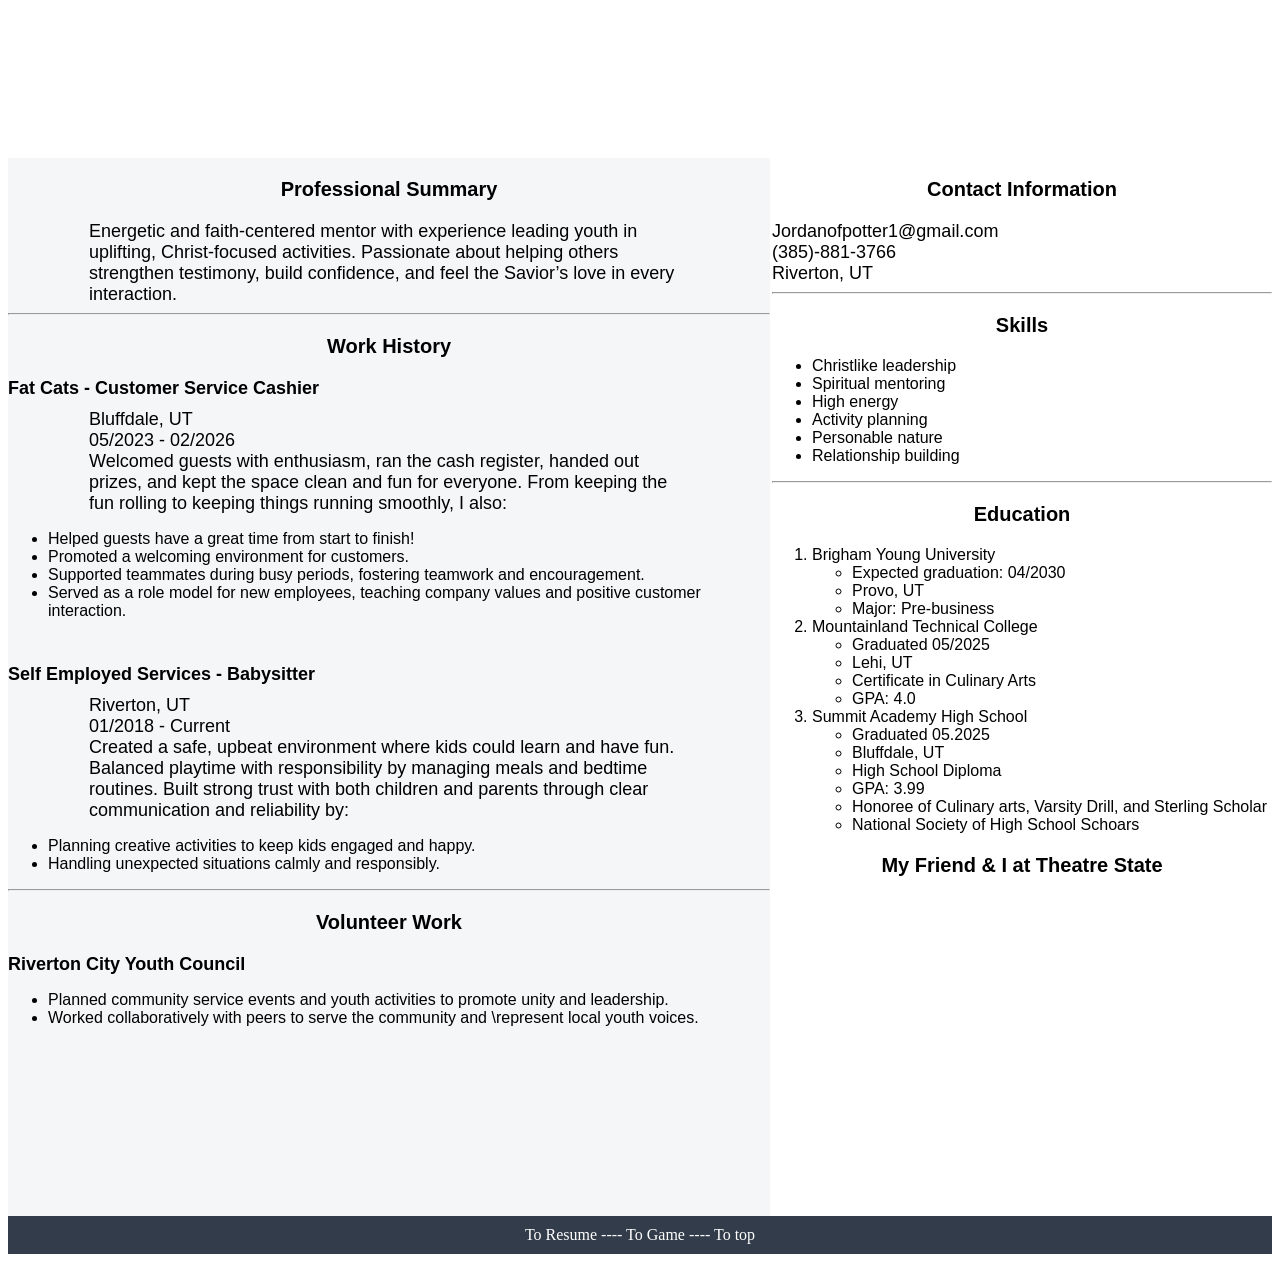
<file: index.html>
<!DOCTYPE html>
<html lang="en">
<head>
    <meta charset="UTF-8">
    <meta name="viewport" content="width=device-width, initial-scale=1.0">
    <title>Document</title>
    <link rel="stylesheet" href="styles/final.css">
</head>
<body>
    <div class= "hero"> 
        <h1 id = "top">Jordan C. Potter</h1>
    </div>

    <div class="two-column-layout">
        <!------------------------------------------
        This is the left side of the layout  
        --------------------------------------------->
        <div class= "left-column">
            <h2> Professional Summary </h2>
            <p>Energetic and faith-centered mentor with experience leading youth in uplifting, Christ-focused activities. Passionate about helping others strengthen testimony, build confidence, and feel the Savior’s  love in every interaction. </p>
            <hr/>
            <h2>Work History</h2>
            <h3>Fat Cats - Customer Service Cashier </h3>
            <p>Bluffdale, UT  <br/>
            05/2023 - 02/2026 <br/>  
            Welcomed guests with enthusiasm, ran the cash register, handed out 
            prizes, and kept the space clean and fun for everyone. From keeping 
            the fun rolling to keeping things running smoothly, I also:</p>
            
            <ul>
                <li>Helped guests have a great time from start to finish! 
                <li>Promoted a welcoming environment for customers.</li>
                <li>Supported teammates during busy periods, fostering teamwork  and encouragement. </li>
                <li>Served as a role model for new employees, teaching company values and positive customer interaction.</li>
            </ul>
            <br>
            
            <h3> Self Employed Services - Babysitter </h3>
            <p>Riverton, UT  <br>
            01/2018 - Current <br>
            Created a safe, upbeat environment where kids could learn and have 
            fun. Balanced playtime with responsibility by managing meals and 
            bedtime routines. Built strong trust with both children and parents 
            through clear communication and reliability by:</p>
            
            <ul>
                <li>Planning creative activities to keep kids engaged and happy. </li>
                <li>Handling unexpected situations calmly and responsibly. </li>
            </ul>
            <hr/>
            
            <h2> Volunteer Work </h2>
            <h3>Riverton City Youth Council</h3>
            <ul> 
                <li>Planned community service events and youth activities to promote unity and leadership. </li>
                <li>Worked collaboratively with peers to serve the community and \represent local youth voices.</li>
            </ul>
        </div>

        <!------------------------------------------
            This is the right side of the layout  
        --------------------------------------------->
        <div class= "right-column">
            <h2>Contact Information</h2>
            <p>Jordanofpotter1@gmail.com</p>
            <p>(385)-881-3766</p>
            <p>Riverton, UT</p>
            <hr/>
            
            <h2> Skills</h2>
            <ul>
                <li>Christlike leadership </li>
                <li>Spiritual mentoring </li>
                <li>High energy </li>
                <li>Activity planning </li>
                <li>Personable nature </li>
                <li>Relationship building </li>
            </ul>
            <hr/>

            <h2>Education</h2>
            <ol>
                <li>Brigham Young University</li>
                    <ul>
                        <li>Expected graduation: 04/2030</li>
                        <li>Provo, UT</li>
                        <li>Major: Pre-business</li>
                    </ul>
                <li>Mountainland Technical College</li>
                    <ul>
                        <li>Graduated 05/2025</li>
                        <li>Lehi, UT</li>
                        <li>Certificate in Culinary Arts</li>
                        <li>GPA: 4.0</li>
                    </ul>
                <li>Summit Academy High School</li>
                    <ul>
                        <li> Graduated 05.2025</li>
                        <li>Bluffdale, UT</li>
                        <li>High School Diploma</li>
                        <li>GPA: 3.99</li>
                        <li>Honoree of Culinary arts, Varsity Drill, and Sterling Scholar</li>
                        <li>National Society of High School Schoars </li>
                    </ul>
            </ol>
            <h2>My Friend & I at Theatre State</h2>
            <iframe width="500px" height="315" src="https://www.youtube.com/embed/glNAX21tBJs?si=G4MpkCjfA0C69rV-" title="YouTube video player" frameborder="0" allow="accelerometer; autoplay; clipboard-write; encrypted-media; gyroscope; picture-in-picture; web-share" referrerpolicy="strict-origin-when-cross-origin" allowfullscreen></iframe>
           
            
            <div class='tableauPlaceholder' id='viz1781546393513' style='position: relative'><noscript><a href='#'><img alt='Dashboard 1 ' src='https:&#47;&#47;public.tableau.com&#47;static&#47;images&#47;Cu&#47;Culinarytastes&#47;Dashboard1&#47;1_rss.png' style='border: none' /></a></noscript><object class='tableauViz'  style='display:none;'><param name='host_url' value='https%3A%2F%2Fpublic.tableau.com%2F' /> <param name='embed_code_version' value='3' /> <param name='path' value='views&#47;Culinarytastes&#47;Dashboard1?:language=en-US&amp;:embed=true&amp;:sid=&amp;:redirect=auth' /> <param name='toolbar' value='yes' /><param name='static_image' value='https:&#47;&#47;public.tableau.com&#47;static&#47;images&#47;Cu&#47;Culinarytastes&#47;Dashboard1&#47;1.png' /> <param name='animate_transition' value='yes' /><param name='display_static_image' value='yes' /><param name='display_spinner' value='yes' /><param name='display_overlay' value='yes' /><param name='display_count' value='yes' /><param name='language' value='en-US' /></object></div>                <script type='text/javascript'>                    var divElement = document.getElementById('viz1781546393513');                    var vizElement = divElement.getElementsByTagName('object')[0];                    if ( divElement.offsetWidth > 800 ) { vizElement.style.width='100%';vizElement.style.height=(divElement.offsetWidth*0.75)+'px';} else if ( divElement.offsetWidth > 500 ) { vizElement.style.width='100%';vizElement.style.height=(divElement.offsetWidth*0.75)+'px';} else { vizElement.style.width='100%';vizElement.style.height='1027px';}                     var scriptElement = document.createElement('script');                    scriptElement.src = 'https://public.tableau.com/javascripts/api/viz_v1.js';                    vizElement.parentNode.insertBefore(scriptElement, vizElement);                </script>

        </div>
    </div>
     <div class="footer">
            <a href="pages/external-resume.html"> To Resume</a>
            ----
            <a href="pages/external-game.html"> To Game</a>
            ----
            <a href="#top">To top</a>

    </div>
</body>
</html>
</file>
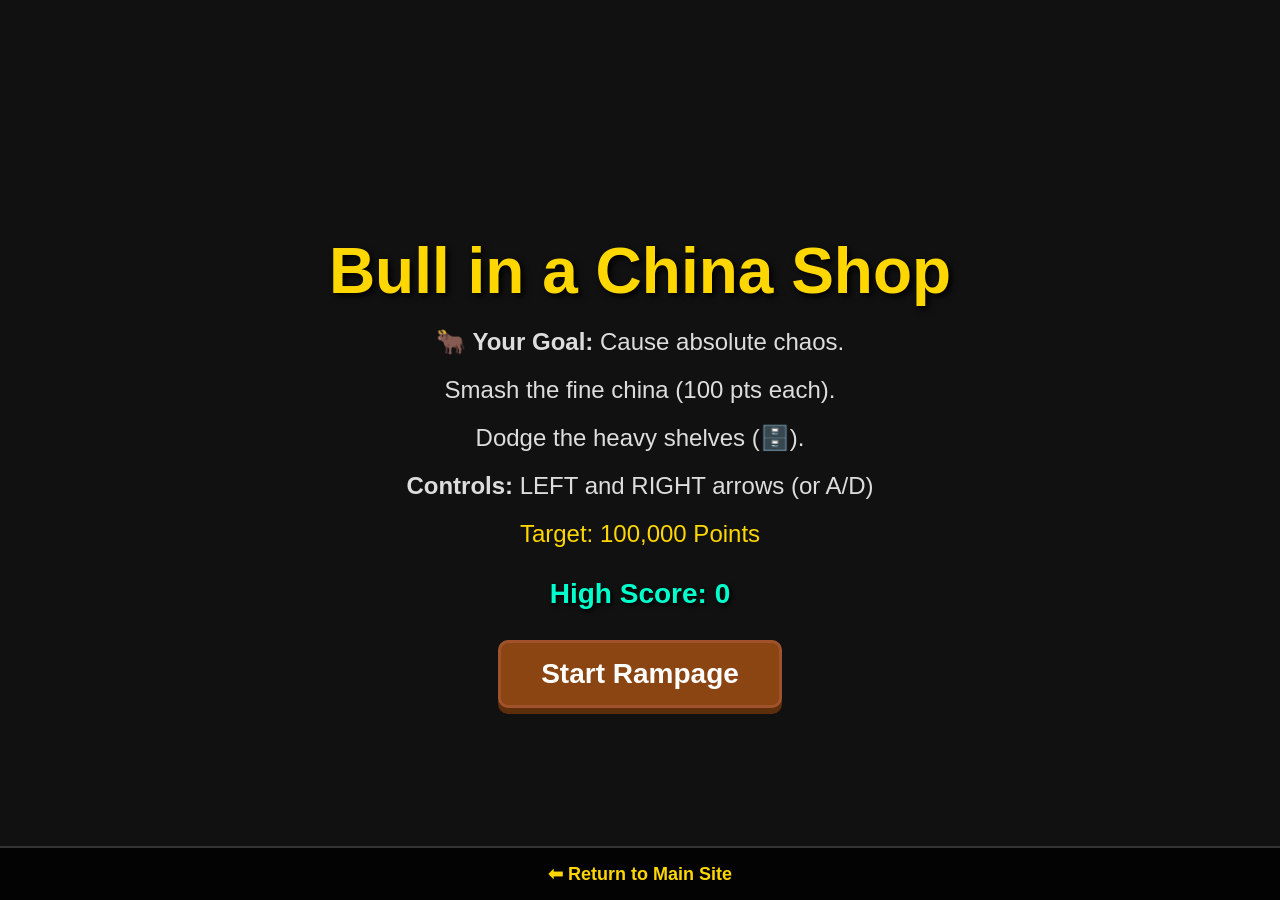
<file: pages/external-game.html>
<!DOCTYPE html>
<html lang="en">
<head>
    <meta charset="UTF-8">
    <meta name="viewport" content="width=device-width, initial-scale=1.0">
    <title>Bull in a China Shop Run</title>
    <style>
        body {
            margin: 0;
            overflow: hidden;
            background-color: #111;
            font-family: 'Segoe UI', Tahoma, Geneva, Verdana, sans-serif;
            user-select: none;
        }
        canvas {
            display: block;
        }
        #ui-layer {
            position: absolute;
            top: 0;
            left: 0;
            width: 100%;
            height: 100%;
            pointer-events: none;
        }
        
        /* In-Game UI */
        #score-board {
            position: absolute;
            top: 20px;
            left: 20px;
            color: #FFF;
            font-size: 32px;
            font-weight: bold;
            text-shadow: 2px 2px 4px #000;
            display: none;
        }
        #goal {
            font-size: 16px;
            color: #FFD700;
        }
        #in-game-high-score {
            font-size: 16px;
            color: #00FFCC;
        }
        
        /* Start Screen Styles */
        #start-screen {
            position: absolute;
            top: 0;
            left: 0;
            width: 100%;
            height: 100%;
            background-color: rgba(17, 17, 17, 0.95);
            display: flex;
            flex-direction: column;
            justify-content: center;
            align-items: center;
            color: white;
            z-index: 20;
            pointer-events: auto;
        }
        #start-screen h1 {
            font-size: 64px;
            margin-bottom: 10px;
            color: #FFD700;
            text-shadow: 3px 3px 6px #000;
            text-align: center;
        }
        .instruction-text {
            font-size: 24px;
            margin: 10px 0;
            text-align: center;
            color: #DDD;
        }
        #high-score-display {
            font-size: 28px;
            color: #00FFCC;
            font-weight: bold;
            margin-top: 20px;
            text-shadow: 2px 2px 4px #000;
        }
        
        /* Buttons */
        .game-btn {
            margin-top: 30px;
            padding: 15px 40px;
            font-size: 28px;
            font-weight: bold;
            background-color: #8B4513;
            color: white;
            border: 3px solid #a0522d;
            border-radius: 10px;
            cursor: pointer;
            transition: all 0.2s ease-in-out;
            box-shadow: 0 6px 0 #5c2e0b;
            pointer-events: auto;
        }
        .game-btn:hover {
            background-color: #a0522d;
            transform: translateY(2px);
            box-shadow: 0 4px 0 #5c2e0b;
        }
        .game-btn:active {
            transform: translateY(6px);
            box-shadow: 0 0 0 #5c2e0b;
        }

        /* Game Over / Win Screen */
        #message-box {
            position: absolute;
            top: 50%;
            left: 50%;
            transform: translate(-50%, -50%);
            text-align: center;
            color: white;
            display: none;
            text-shadow: 3px 3px 6px #000;
            z-index: 10;
            background-color: rgba(0, 0, 0, 0.8);
            padding: 40px;
            border-radius: 15px;
            border: 2px solid #555;
        }
        #message-box h1 {
            font-size: 64px;
            margin: 0 0 10px 0;
        }
        #message-box p {
            font-size: 24px;
            margin: 0 0 20px 0;
        }

        /* Footer Styles */
        #page-footer {
            position: absolute;
            bottom: 0;
            left: 0;
            width: 100%;
            background-color: rgba(0, 0, 0, 0.85);
            text-align: center;
            padding: 15px 0;
            z-index: 100;
            border-top: 2px solid #333;
        }

        #page-footer a {
            color: #FFD700;
            text-decoration: none;
            font-size: 18px;
            font-weight: bold;
            transition: all 0.2s ease-in-out;
        }

        #page-footer a:hover {
            color: #FFF;
            text-shadow: 0 0 10px #FFD700;
        }
    </style>
</head>
<body>

    <canvas id="gameCanvas"></canvas>
    
    <div id="ui-layer">
        <div id="start-screen">
            <h1>Bull in a China Shop</h1>
            <p class="instruction-text">🐂 <strong>Your Goal:</strong> Cause absolute chaos.</p>
            <p class="instruction-text">Smash the fine china (100 pts each).</p>
            <p class="instruction-text">Dodge the heavy shelves (🗄️).</p>
            <p class="instruction-text"><strong>Controls:</strong> LEFT and RIGHT arrows (or A/D)</p>
            <p class="instruction-text" style="color: #FFD700; margin-top: 10px;">Target: 100,000 Points</p>
            
            <div id="high-score-display">High Score: 0</div>
            
            <button id="start-btn" class="game-btn">Start Rampage</button>
        </div>

        <div id="score-board">
            Score: <span id="score">0</span>
            <div id="goal">Target: 100,000</div>
            <div id="in-game-high-score">High Score: 0</div>
        </div>
        
        <div id="message-box">
            <h1 id="status-title">CRASHED!</h1>
            <p id="status-sub">Hit a shelf.</p>
            <button id="menu-btn" class="game-btn">Back to Menu</button>
        </div>
    </div>

    <div id="page-footer">
        <a href="../index.html">⬅ Return to Main Site</a>
    </div>

    <script>
        const canvas = document.getElementById('gameCanvas');
        const ctx = canvas.getContext('2d');
        
        // UI Elements
        const scoreEl = document.getElementById('score');
        const scoreBoard = document.getElementById('score-board');
        const messageBox = document.getElementById('message-box');
        const statusTitle = document.getElementById('status-title');
        const statusSub = document.getElementById('status-sub');
        const startScreen = document.getElementById('start-screen');
        const startBtn = document.getElementById('start-btn');
        const menuBtn = document.getElementById('menu-btn');
        const highScoreDisplay = document.getElementById('high-score-display');
        const inGameHighScore = document.getElementById('in-game-high-score');

        // High Score setup via LocalStorage
        let highScore = localStorage.getItem('bullHighScore') || 0;
        updateHighScoreUI();

        function updateHighScoreUI() {
            highScoreDisplay.innerText = `High Score: ${highScore}`;
            inGameHighScore.innerText = `High Score: ${highScore}`;
        }

        let width, height;
        function resizeCanvas() {
            width = window.innerWidth;
            height = window.innerHeight;
            canvas.width = width;
            canvas.height = height;
        }
        window.addEventListener('resize', resizeCanvas);

        // Assets
        const bowlSprites = ['🥣', '🍵', '☕', '🍚', '🏺', '🍷', '🥂', '🍹', '🍶', '🍽️'];
        const obstacleSprite = '🗄️';
        const bullSprite = '🐂';

        // Pre-generate static background decor to stop flickering
        const bgDecor = [];
        for (let i = -1.8; i <= 1.8; i += 0.4) {
            if (Math.abs(i) > 1.2 || Math.abs(i) < 0.2) {
                bgDecor.push({
                    lane: i,
                    sprite: bowlSprites[Math.floor(Math.random() * bowlSprites.length)],
                    hasShelf: Math.random() > 0.6
                });
            }
        }

        // Game Constants
        const WIN_SCORE = 100000;
        const POINTS_PER_BOWL = 100;
        
        // --- MODERATE SPEED TWEAKS ---
        // Balanced directly between Version 2 and Version 3
        const BASE_SPEED = 0.008; 
        
        // Game State Variables
        let score = 0;
        let speed = BASE_SPEED;    
        let targetLane = 0;   
        let currentLane = 0;  
        let objects = [];     
        let particles = [];   
        let spawnTimer = 0;
        let isGameOver = false;
        let isGameRunning = false;

        // Input Handling
        window.addEventListener('keydown', (e) => {
            if (!isGameRunning || isGameOver) return;
            if (e.key === 'ArrowLeft' || e.key === 'a' || e.key === 'A') {
                if (targetLane > -1) targetLane--;
            }
            if (e.key === 'ArrowRight' || e.key === 'd' || e.key === 'D') {
                if (targetLane < 1) targetLane++;
            }
        });

        // 3D Perspective Projection
        function project(lane, z) {
            const scale = Math.pow(z, 3); 
            const y = (height * 0.3) + ((height * 0.7) * scale);
            const x = (width / 2) + (lane * (width * 0.35) * scale);
            return { x, y, scale };
        }

        function spawnObjects() {
            const lanes = [-1, 0, 1];
            lanes.sort(() => Math.random() - 0.5);

            objects.push({
                z: 0,
                lane: lanes[0],
                isBowl: true,
                sprite: bowlSprites[Math.floor(Math.random() * bowlSprites.length)],
                hit: false
            });

            let difficultyMultiplier = speed / BASE_SPEED; 
            
            if (Math.random() > (0.4 / difficultyMultiplier)) {
                const isSecondBowl = Math.random() > 0.4;
                objects.push({
                    z: 0,
                    lane: lanes[1],
                    isBowl: isSecondBowl,
                    sprite: isSecondBowl ? bowlSprites[Math.floor(Math.random() * bowlSprites.length)] : obstacleSprite,
                    hit: false
                });
            }
        }

        function createSmashEffect(x, y) {
            for (let i = 0; i < 5; i++) {
                particles.push({
                    x: x,
                    y: y,
                    vx: (Math.random() - 0.5) * 15,
                    vy: (Math.random() * -10) - 5,
                    life: 1.0
                });
            }
        }

        function checkHighScore() {
            if (score > highScore) {
                highScore = score;
                localStorage.setItem('bullHighScore', highScore);
                updateHighScoreUI();
            }
        }

        function winGame() {
            isGameOver = true;
            checkHighScore();
            statusTitle.innerText = "YOU WIN!";
            statusTitle.style.color = "#FFD700";
            statusSub.innerText = "You completely destroyed the China Shop!\nFinal Score: " + score;
            messageBox.style.display = 'block';
        }

        function loseGame() {
            isGameOver = true;
            checkHighScore();
            statusTitle.innerText = "CRASHED!";
            statusTitle.style.color = "#FF4444";
            statusSub.innerText = `You hit a shelf.\nFinal Score: ${score}`;
            messageBox.style.display = 'block';
        }

        function update() {
            if (isGameOver || !isGameRunning) return;

            currentLane += (targetLane - currentLane) * 0.2;
            
            // --- MODERATE PROGRESSION ---
            speed = BASE_SPEED + (score / WIN_SCORE) * 0.053;
            
            spawnTimer += speed;
            if (spawnTimer > 0.5) {
                spawnObjects();
                spawnTimer = 0;
            }

            for (let i = objects.length - 1; i >= 0; i--) {
                let obj = objects[i];
                obj.z += speed;

                if (obj.z > 0.95 && obj.z < 1.05 && !obj.hit) {
                    if (Math.abs(currentLane - obj.lane) < 0.5) {
                        obj.hit = true;
                        
                        if (obj.isBowl) {
                            score += POINTS_PER_BOWL;
                            scoreEl.innerText = score;
                            
                            const proj = project(obj.lane, obj.z);
                            createSmashEffect(proj.x, proj.y);
                            
                            if (score >= WIN_SCORE) winGame();
                        } else {
                            loseGame();
                        }
                    }
                }

                if (obj.z > 1.2) {
                    objects.splice(i, 1);
                }
            }

            for (let i = particles.length - 1; i >= 0; i--) {
                let p = particles[i];
                p.x += p.vx;
                p.y += p.vy;
                p.vy += 0.5;
                p.life -= 0.03;
                if (p.life <= 0) particles.splice(i, 1);
            }
        }

        function drawBackground() {
            // Distant Background Walls/Sky
            ctx.fillStyle = '#2c1e16';
            ctx.fillRect(0, 0, width, height * 0.3);

            // Detailed Floor
            ctx.fillStyle = '#8B4513';
            ctx.beginPath();
            ctx.moveTo(0, height * 0.3);
            ctx.lineTo(width, height * 0.3);
            ctx.lineTo(width, height);
            ctx.lineTo(0, height);
            ctx.fill();

            // Distant Wall Decor
            ctx.font = '20px Arial';
            ctx.fillStyle = 'rgba(200, 200, 200, 0.4)'; // Kept slight opacity for depth
            ctx.textAlign = 'center';
            
            bgDecor.forEach(decor => {
                let distProj = project(decor.lane, 0.05);
                if (distProj.scale > 0.005) {
                    ctx.fillText(decor.sprite, distProj.x, distProj.y);
                }
                if (decor.hasShelf) {
                    let shelfProj = project(decor.lane + (decor.lane > 0 ? 0.1 : -0.1), 0.08);
                    ctx.fillText(obstacleSprite, shelfProj.x, shelfProj.y);
                }
            });
            
            // Distant Hanging Lamps
            ctx.font = '25px Arial';
            [-1.5, 1.5].forEach(laneOffset => { 
                for (let d = 0.1; d <= 1.0; d += 0.3) {
                    let lampProj = project(laneOffset * 1.05, d); 
                    if (lampProj.scale > 0.01) {
                        ctx.fillText(d < 0.5 ? '🏮' : '💡', lampProj.x, lampProj.y - (30 * lampProj.scale)); 
                    }
                }
            });

            // Detailed Lane Dividers
            ctx.strokeStyle = '#a0522d';
            ctx.lineWidth = 4;
            [-1.5, -0.5, 0.5, 1.5].forEach(laneOffset => {
                ctx.beginPath();
                let top = project(laneOffset, 0);
                let bottom = project(laneOffset, 1.2);
                ctx.moveTo(top.x, top.y);
                ctx.lineTo(bottom.x, bottom.y);
                ctx.stroke();
                
                ctx.save();
                ctx.strokeStyle = '#93664d'; 
                ctx.lineWidth = 1.5;
                for (let i = 1; i <= 2; i++) {
                   ctx.beginPath();
                   let lineTop = project(laneOffset + (i / 3) * (laneOffset < 0 ? 1 : -1), 0);
                   let lineBottom = project(laneOffset + (i / 3) * (laneOffset < 0 ? 1 : -1), 1.2);
                   ctx.moveTo(lineTop.x, lineTop.y);
                   ctx.lineTo(lineBottom.x, lineBottom.y);
                   ctx.stroke();
                }
                ctx.restore();
            });
        }

        function draw() {
            drawBackground();

            ctx.textAlign = 'center';
            ctx.textBaseline = 'bottom';
            
            // FIX: Resetting fillStyle here ensures main sprites are solid and opaque
            ctx.fillStyle = '#FFFFFF'; 

            let renderList = [...objects].sort((a, b) => a.z - b.z);

            renderList.forEach(obj => {
                if (obj.hit && obj.isBowl) return; 
                
                let proj = project(obj.lane, obj.z);
                if (proj.scale > 0.01) {
                    ctx.font = `${120 * proj.scale}px Arial`;
                    ctx.fillText(obj.sprite, proj.x, proj.y);
                }
            });

            if (isGameRunning && !isGameOver) {
                let bullProj = project(currentLane, 1.0);
                ctx.font = `100px Arial`;
                ctx.fillText(bullSprite, bullProj.x, bullProj.y + 20);
            }

            particles.forEach(p => {
                ctx.globalAlpha = p.life;
                ctx.font = `40px Arial`;
                ctx.fillText('💥', p.x, p.y);
            });
            ctx.globalAlpha = 1.0;
        }

        function gameLoop() {
            update();
            draw();
            if (isGameRunning) {
                requestAnimationFrame(gameLoop);
            }
        }

        function resetGame() {
            score = 0;
            scoreEl.innerText = score;
            speed = BASE_SPEED;
            targetLane = 0;
            currentLane = 0;
            objects = [];
            particles = [];
            spawnTimer = 0;
            isGameOver = false;
        }

        resizeCanvas();

        startBtn.addEventListener('click', () => {
            resetGame();
            startScreen.style.display = 'none';
            scoreBoard.style.display = 'block';
            isGameRunning = true;
            requestAnimationFrame(gameLoop);
        });

        menuBtn.addEventListener('click', () => {
            messageBox.style.display = 'none';
            scoreBoard.style.display = 'none';
            startScreen.style.display = 'flex';
            isGameRunning = false;
        });

    </script>
</body>
</html>
</file>
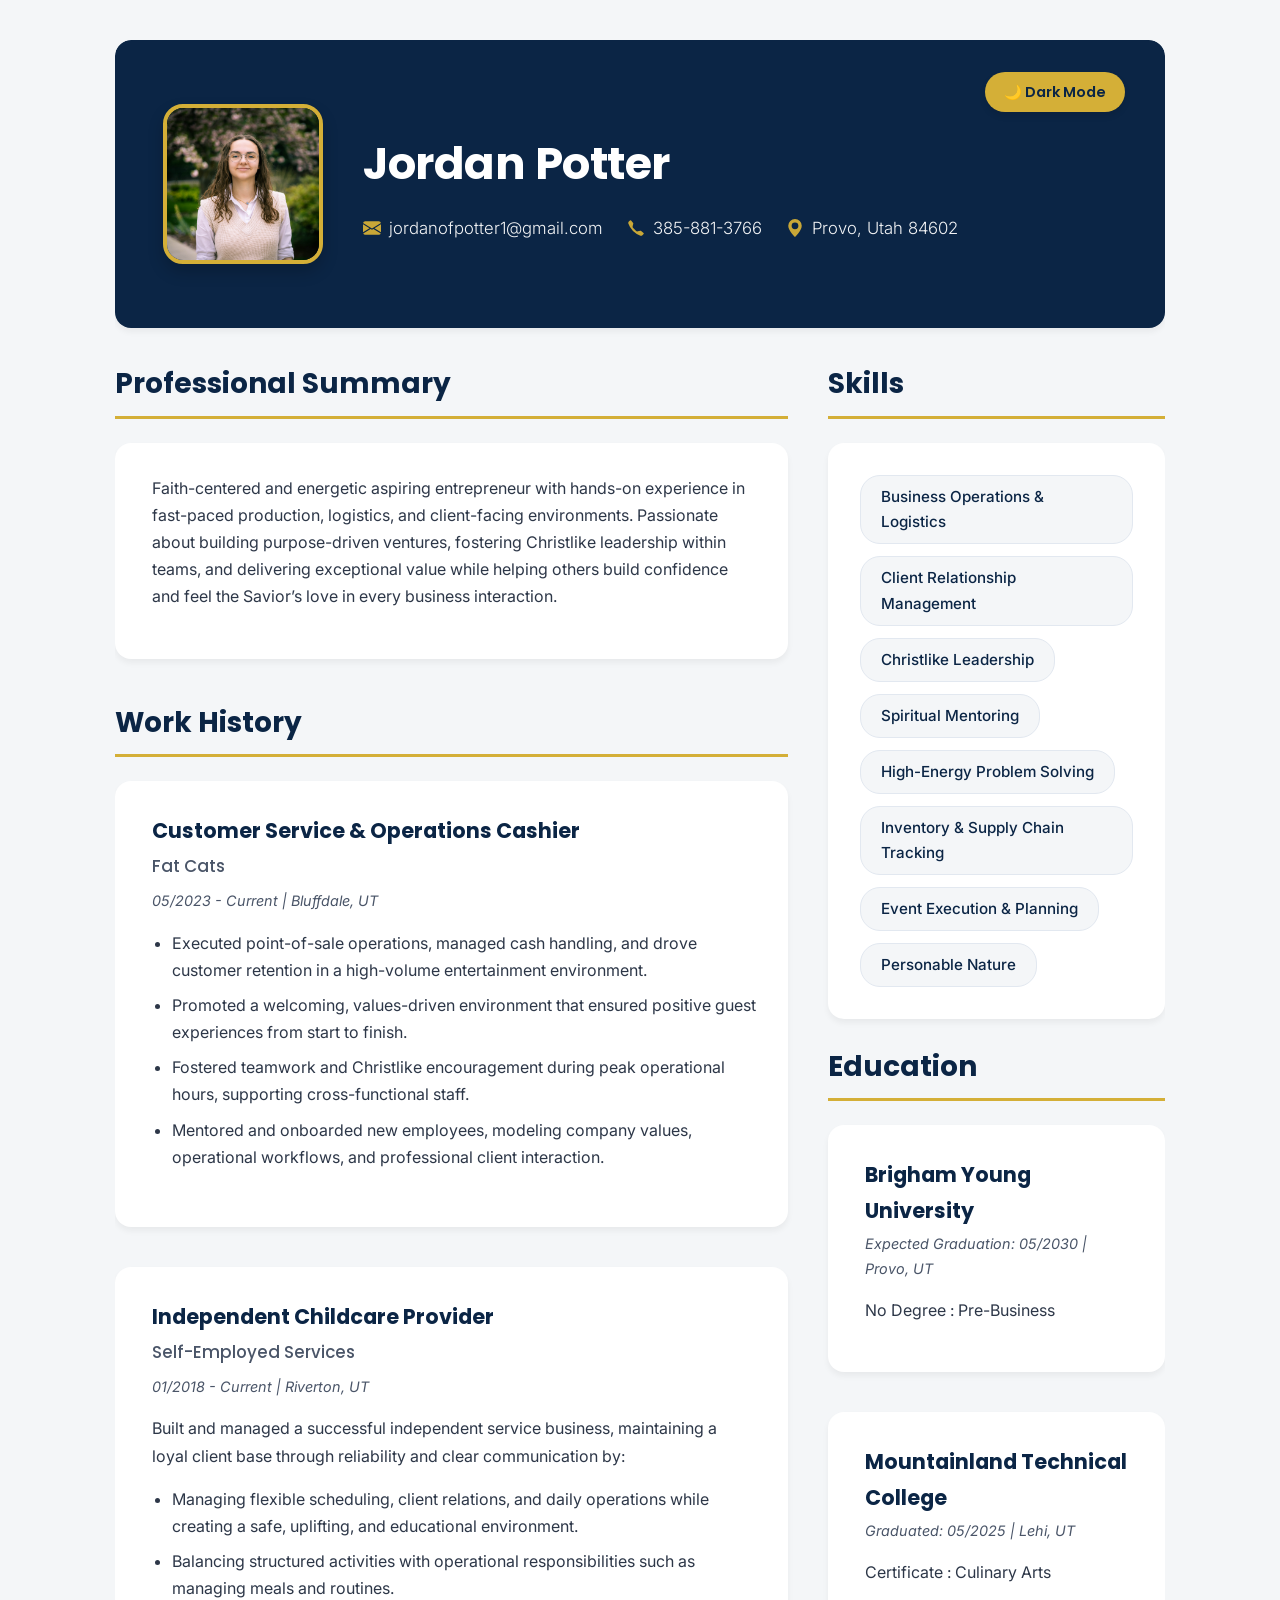
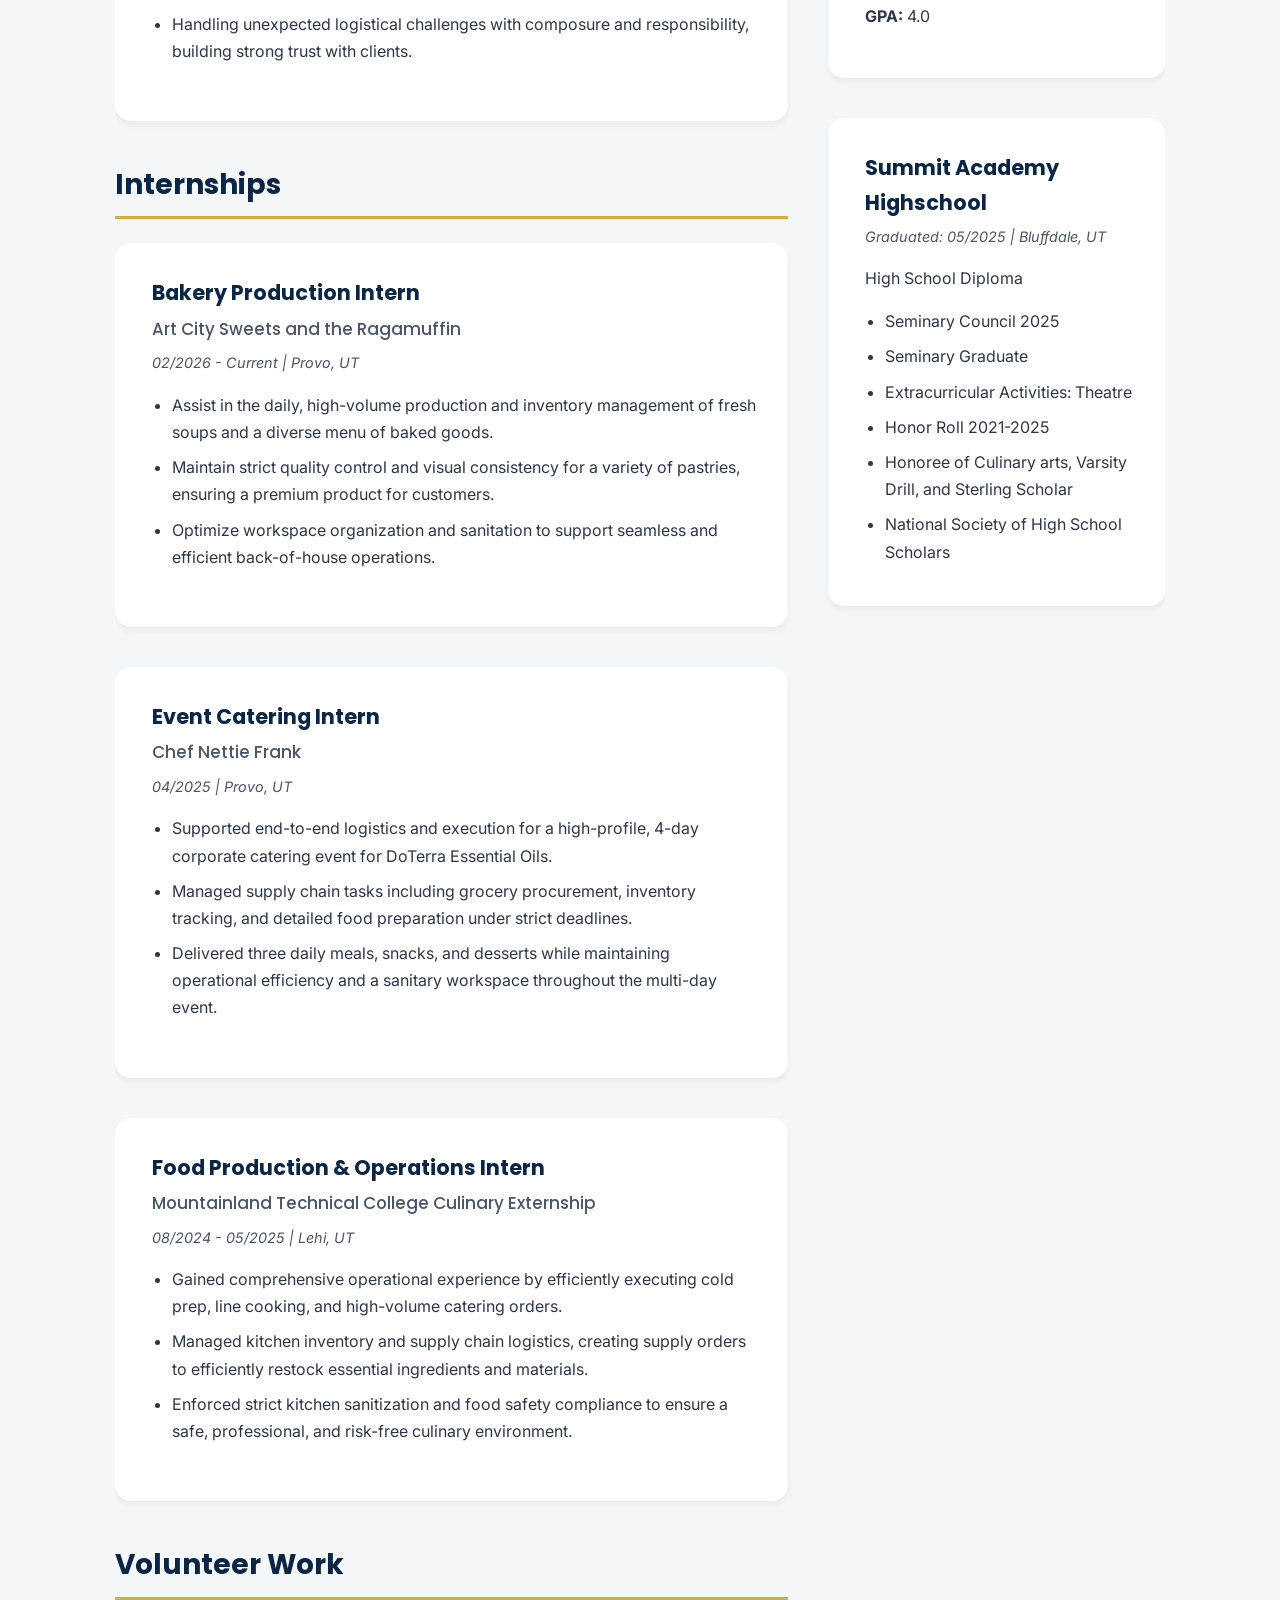
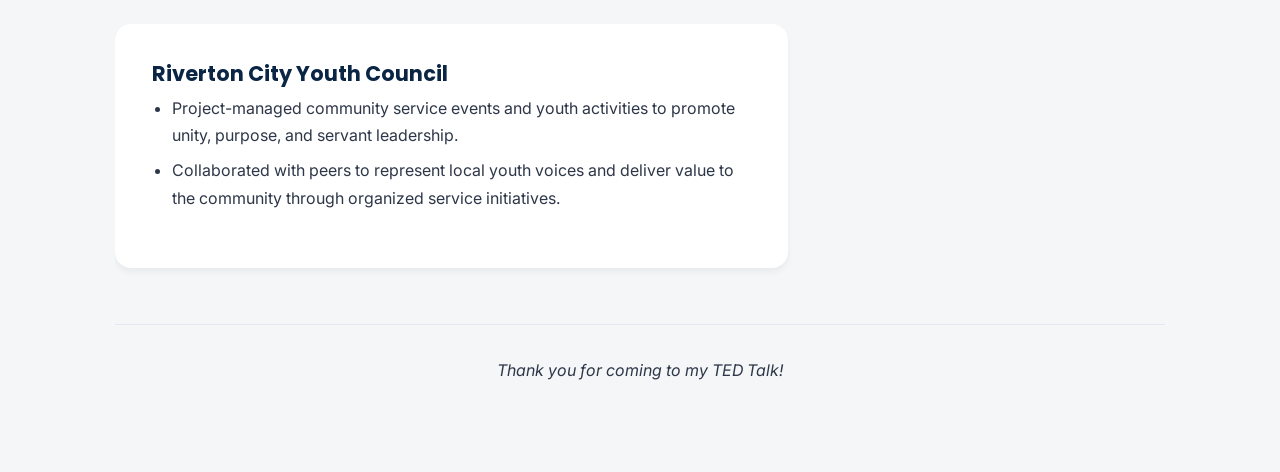
<file: pages/external-resume.html>
<!DOCTYPE html>
<html lang="en">
<head>
    <meta charset="UTF-8">
    <meta name="viewport" content="width=device-width, initial-scale=1.0">
    <title>Jordan Potter - Resume</title>
    <!-- Google Fonts -->
    <link rel="preconnect" href="https://fonts.googleapis.com">
    <link rel="preconnect" href="https://fonts.gstatic.com" crossorigin>
    <link href="https://fonts.googleapis.com/css2?family=Inter:wght@300;400;500;600&family=Poppins:wght@500;600;700&display=swap" rel="stylesheet">
    
    <style>
        :root {
            /* Color Palette: Modern Professional */
            --bg-color: #f4f6f8;
            --text-main: #2d3748;
            --text-muted: #4a5568;
            --header-bg: #0B2545; /* Deep Navy */
            --header-text: #ffffff;
            --accent-color: #D4AF37; /* Soft Gold/Mustard */
            --accent-hover: #b5952f;
            --card-bg: #ffffff;
            --card-shadow: 0 4px 6px rgba(0, 0, 0, 0.05);
            --card-shadow-hover: 0 12px 24px rgba(11, 37, 69, 0.15); /* Navy-tinted shadow */
            --border-color: #e2e8f0;
            
            /* Typography */
            --font-body: 'Inter', sans-serif;
            --font-heading: 'Poppins', sans-serif;
        }

        body.dark-mode {
            --bg-color: #0f172a;
            --text-main: #e2e8f0;
            --text-muted: #94a3b8;
            --header-bg: #081121; /* Darker Navy */
            --header-text: #f8fafc;
            --accent-color: #E2A72F;
            --accent-hover: #D4AF37;
            --card-bg: #1e293b;
            --card-shadow: 0 4px 6px rgba(0, 0, 0, 0.2);
            --card-shadow-hover: 0 12px 24px rgba(0, 0, 0, 0.4);
            --border-color: #334155;
        }

        * {
            box-sizing: border-box;
            margin: 0;
            padding: 0;
            transition: background-color 0.3s, color 0.3s;
        }

        body {
            font-family: var(--font-body);
            background-color: var(--bg-color);
            color: var(--text-main);
            line-height: 1.7;
            padding: 2.5rem 1rem;
        }

        .resume-container {
            max-width: 1050px;
            margin: 0 auto;
            background-color: transparent;
            border-radius: 16px;
            overflow: hidden;
            display: flex;
            flex-direction: column;
        }

        /* Header Section */
        header {
            background-color: var(--header-bg);
            color: var(--header-text);
            padding: 4rem 3rem;
            display: flex;
            align-items: center;
            gap: 2.5rem;
            position: relative;
            border-radius: 16px;
            box-shadow: var(--card-shadow);
            margin-bottom: 2rem;
        }

        .profile-img {
            width: 160px;
            height: 160px;
            border-radius: 20px; /* Squircle feel */
            object-fit: cover;
            border: 4px solid var(--accent-color);
            box-shadow: 0 8px 16px rgba(0, 0, 0, 0.2);
        }

        .header-text h1 {
            font-family: var(--font-heading);
            font-size: 2.8rem;
            margin-bottom: 0.75rem;
            font-weight: 700;
            letter-spacing: -0.5px;
            color: var(--header-text);
        }

        .contact-info {
            font-size: 1.05rem;
            opacity: 0.95;
            display: flex;
            flex-wrap: wrap;
            gap: 1.5rem;
            font-weight: 300;
        }

        .contact-info span {
            display: inline-flex;
            align-items: center;
            gap: 0.5rem;
        }
        
        .contact-info svg {
            color: var(--accent-color);
        }

        /* Controls */
        .controls {
            position: absolute;
            top: 2rem;
            right: 2.5rem;
        }

        button.theme-toggle {
            font-family: var(--font-heading);
            background: var(--accent-color);
            border: none;
            color: var(--header-bg);
            padding: 0.6rem 1.2rem;
            border-radius: 30px;
            cursor: pointer;
            font-size: 0.9rem;
            font-weight: 600;
            box-shadow: 0 4px 6px rgba(0,0,0,0.1);
            transition: transform 0.2s, background-color 0.2s;
        }

        button.theme-toggle:hover {
            background: var(--accent-hover);
            transform: translateY(-2px);
        }

        /* Layout */
        .content-grid {
            display: grid;
            grid-template-columns: 2fr 1fr;
            gap: 2.5rem;
        }

        @media (max-width: 768px) {
            .content-grid {
                grid-template-columns: 1fr;
            }
            header {
                flex-direction: column;
                text-align: center;
                padding: 3rem 1.5rem;
            }
            .contact-info {
                justify-content: center;
            }
            .controls {
                top: 1rem;
                right: 1rem;
            }
        }

        /* Typography */
        h2, h3, h4 {
            font-family: var(--font-heading);
        }

        h2 {
            color: var(--header-bg);
            font-size: 1.75rem;
            margin-bottom: 1.5rem;
            padding-bottom: 0.5rem;
            border-bottom: 3px solid var(--accent-color);
            display: inline-block;
            width: 100%;
        }

        body.dark-mode h2 {
            color: var(--text-main);
        }

        h3 {
            font-size: 1.3rem;
            margin-bottom: 0.25rem;
            color: var(--header-bg);
        }
        
        body.dark-mode h3 {
            color: var(--accent-color);
        }

        h4 {
            font-size: 1.05rem;
            font-weight: 500;
            color: var(--text-muted);
            margin-bottom: 0.5rem;
        }

        .date-location {
            font-size: 0.9rem;
            color: var(--text-muted);
            font-style: italic;
            margin-bottom: 1rem;
            font-weight: 400;
        }

        p {
            margin-bottom: 1rem;
            color: var(--text-main);
        }

        ul {
            margin-left: 1.25rem;
            margin-bottom: 1.5rem;
            color: var(--text-main);
        }

        li {
            margin-bottom: 0.5rem;
        }

        /* Sections & Cards */
        .section {
            margin-bottom: 1rem;
        }

        .job, .education-item, .summary-card {
            background-color: var(--card-bg);
            margin-bottom: 2.5rem;
            padding: 2rem;
            border-radius: 16px;
            border-left: 5px solid transparent;
            box-shadow: var(--card-shadow);
            transition: transform 0.3s ease, box-shadow 0.3s ease, border-color 0.3s ease;
        }

        .job:hover, .education-item:hover, .summary-card:hover {
            transform: translateY(-6px);
            box-shadow: var(--card-shadow-hover);
            border-left-color: var(--accent-color);
        }

        .skills-list {
            display: flex;
            flex-wrap: wrap;
            gap: 0.75rem;
            list-style: none;
            margin-left: 0;
            padding: 2rem;
            background-color: var(--card-bg);
            border-radius: 16px;
            box-shadow: var(--card-shadow);
        }

        .skills-list li {
            background-color: var(--bg-color);
            color: var(--header-bg);
            padding: 0.5rem 1.25rem;
            border-radius: 20px;
            font-size: 0.95rem;
            font-weight: 500;
            border: 1px solid var(--border-color);
            margin-bottom: 0;
        }
        
        body.dark-mode .skills-list li {
            color: var(--text-main);
        }

        .education-item ul {
            margin-bottom: 0;
            margin-top: 1rem;
        }

        /* Footer */
        .resume-footer {
            text-align: center;
            padding: 2rem;
            margin-top: 1rem;
            color: var(--text-muted);
            font-style: italic;
            border-top: 1px solid var(--border-color);
        }
    </style>
</head>
<body>

    <div class="resume-container">
        <header>
            <div class="controls">
                <button class="theme-toggle" onclick="toggleTheme()" id="themeBtn">🌙 Dark Mode</button>
            </div>
            
            <img src="../images/jordan_headshot.jpg" alt="Jordan Potter" class="profile-img" onerror="this.style.display='none'">
            
            <div class="header-text">
                <h1>Jordan Potter</h1>
                <div class="contact-info">
                    <span>
                        <svg xmlns="http://www.w3.org/2000/svg" width="18" height="18" fill="currentColor" viewBox="0 0 16 16"><path d="M.05 3.555A2 2 0 0 1 2 2h12a2 2 0 0 1 1.95 1.555L8 8.414.05 3.555ZM0 4.697v7.104l5.803-3.558L0 4.697ZM6.761 8.83l-6.57 4.027A2 2 0 0 0 2 14h12a2 2 0 0 0 1.808-1.144l-6.57-4.027L8 9.586l-1.239-.757Zm3.436-.586L16 11.801V4.697l-5.803 3.546Z"/></svg>
                        jordanofpotter1@gmail.com
                    </span>
                    <span>
                        <svg xmlns="http://www.w3.org/2000/svg" width="18" height="18" fill="currentColor" viewBox="0 0 16 16"><path d="M3.654 1.328a.678.678 0 0 0-1.015-.063L1.605 2.3c-.483.484-.661 1.169-.45 1.77a17.568 17.568 0 0 0 4.168 6.608 17.569 17.569 0 0 0 6.608 4.168c.601.211 1.286.033 1.77-.45l1.034-1.034a.678.678 0 0 0-.063-1.015l-2.307-1.794a.678.678 0 0 0-.58-.122l-2.19.547a1.745 1.745 0 0 1-1.657-.459L5.482 8.062a1.745 1.745 0 0 1-.46-1.657l.548-2.19a.678.678 0 0 0-.122-.58L3.654 1.328z"/></svg>
                        385-881-3766
                    </span>
                    <span>
                        <svg xmlns="http://www.w3.org/2000/svg" width="18" height="18" fill="currentColor" viewBox="0 0 16 16"><path d="M8 16s6-5.686 6-10A6 6 0 0 0 2 6c0 4.314 6 10 6 10zm0-7a3 3 0 1 1 0-6 3 3 0 0 1 0 6z"/></svg>
                        Provo, Utah 84602
                    </span>
                </div>
            </div>
        </header>

        <div class="content-grid">
            <!-- Left Column: Main Content -->
            <div class="left-col">
                <div class="section">
                    <h2>Professional Summary</h2>
                    <div class="summary-card">
                        <p>Faith-centered and energetic aspiring entrepreneur with hands-on experience in fast-paced production, logistics, and client-facing environments. Passionate about building purpose-driven ventures, fostering Christlike leadership within teams, and delivering exceptional value while helping others build confidence and feel the Savior’s love in every business interaction.</p>
                    </div>
                </div>

                <div class="section">
                    <h2>Work History</h2>
                    
                    <div class="job">
                        <h3>Customer Service & Operations Cashier</h3>
                        <h4>Fat Cats</h4>
                        <div class="date-location">05/2023 - Current | Bluffdale, UT</div>
                        <ul>
                            <li>Executed point-of-sale operations, managed cash handling, and drove customer retention in a high-volume entertainment environment.</li>
                            <li>Promoted a welcoming, values-driven environment that ensured positive guest experiences from start to finish.</li>
                            <li>Fostered teamwork and Christlike encouragement during peak operational hours, supporting cross-functional staff.</li>
                            <li>Mentored and onboarded new employees, modeling company values, operational workflows, and professional client interaction.</li>
                        </ul>
                    </div>

                    <div class="job">
                        <h3>Independent Childcare Provider</h3>
                        <h4>Self-Employed Services</h4>
                        <div class="date-location">01/2018 - Current | Riverton, UT</div>
                        <p>Built and managed a successful independent service business, maintaining a loyal client base through reliability and clear communication by:</p>
                        <ul>
                            <li>Managing flexible scheduling, client relations, and daily operations while creating a safe, uplifting, and educational environment.</li>
                            <li>Balancing structured activities with operational responsibilities such as managing meals and routines.</li>
                            <li>Handling unexpected logistical challenges with composure and responsibility, building strong trust with clients.</li>
                        </ul>
                    </div>
                </div>

                <div class="section">
                    <h2>Internships</h2>

                    <div class="job">
                        <h3>Bakery Production Intern</h3>
                        <h4>Art City Sweets and the Ragamuffin</h4>
                        <div class="date-location">02/2026 - Current | Provo, UT</div>
                        <ul>
                            <li>Assist in the daily, high-volume production and inventory management of fresh soups and a diverse menu of baked goods.</li>
                            <li>Maintain strict quality control and visual consistency for a variety of pastries, ensuring a premium product for customers.</li>
                            <li>Optimize workspace organization and sanitation to support seamless and efficient back-of-house operations.</li>
                        </ul>
                    </div>

                    <div class="job">
                        <h3>Event Catering Intern</h3>
                        <h4>Chef Nettie Frank</h4>
                        <div class="date-location">04/2025 | Provo, UT</div>
                        <ul>
                            <li>Supported end-to-end logistics and execution for a high-profile, 4-day corporate catering event for DoTerra Essential Oils.</li>
                            <li>Managed supply chain tasks including grocery procurement, inventory tracking, and detailed food preparation under strict deadlines.</li>
                            <li>Delivered three daily meals, snacks, and desserts while maintaining operational efficiency and a sanitary workspace throughout the multi-day event.</li>
                        </ul>
                    </div>

                    <div class="job">
                        <h3>Food Production & Operations Intern</h3>
                        <h4>Mountainland Technical College Culinary Externship</h4>
                        <div class="date-location">08/2024 - 05/2025 | Lehi, UT</div>
                        <ul>
                            <li>Gained comprehensive operational experience by efficiently executing cold prep, line cooking, and high-volume catering orders.</li>
                            <li>Managed kitchen inventory and supply chain logistics, creating supply orders to efficiently restock essential ingredients and materials.</li>
                            <li>Enforced strict kitchen sanitization and food safety compliance to ensure a safe, professional, and risk-free culinary environment.</li>
                        </ul>
                    </div>
                </div>

                <div class="section">
                    <h2>Volunteer Work</h2>
                    <div class="job">
                        <h3>Riverton City Youth Council</h3>
                        <ul>
                            <li>Project-managed community service events and youth activities to promote unity, purpose, and servant leadership.</li>
                            <li>Collaborated with peers to represent local youth voices and deliver value to the community through organized service initiatives.</li>
                        </ul>
                    </div>
                </div>
            </div>

            <!-- Right Column: Sidebar -->
            <div class="right-col">
                <div class="section">
                    <h2>Skills</h2>
                    <ul class="skills-list">
                        <li>Business Operations & Logistics</li>
                        <li>Client Relationship Management</li>
                        <li>Christlike Leadership</li>
                        <li>Spiritual Mentoring</li>
                        <li>High-Energy Problem Solving</li>
                        <li>Inventory & Supply Chain Tracking</li>
                        <li>Event Execution & Planning</li>
                        <li>Personable Nature</li>
                    </ul>
                </div>

                <div class="section">
                    <h2>Education</h2>
                    
                    <div class="education-item">
                        <h3>Brigham Young University</h3>
                        <div class="date-location">Expected Graduation: 05/2030 | Provo, UT</div>
                        <p>No Degree : Pre-Business</p>
                    </div>

                    <div class="education-item">
                        <h3>Mountainland Technical College</h3>
                        <div class="date-location">Graduated: 05/2025 | Lehi, UT</div>
                        <p>Certificate : Culinary Arts</p>
                        <p><strong>GPA:</strong> 4.0</p>
                    </div>

                    <div class="education-item">
                        <h3>Summit Academy Highschool</h3>
                        <div class="date-location">Graduated: 05/2025 | Bluffdale, UT</div>
                        <p>High School Diploma</p>
                        <ul>
                            <li>Seminary Council 2025</li>
                            <li>Seminary Graduate</li>
                            <li>Extracurricular Activities: Theatre</li>
                            <li>Honor Roll 2021-2025</li>
                            <li>Honoree of Culinary arts, Varsity Drill, and Sterling Scholar</li>
                            <li>National Society of High School Scholars</li>
                        </ul>
                    </div>
                </div>
            </div>
        </div>

        <footer class="resume-footer">
            <p>Thank you for coming to my TED Talk!</p>
        </footer>
    </div>

    <script>
        function toggleTheme() {
            const body = document.body;
            const btn = document.getElementById('themeBtn');
            
            body.classList.toggle('dark-mode');
            
            if (body.classList.contains('dark-mode')) {
                btn.textContent = '☀️ Light Mode';
            } else {
                btn.textContent = '🌙 Dark Mode';
            }
        }
        
        // Add subtle entrance animation
        document.addEventListener('DOMContentLoaded', () => {
            const elements = document.querySelectorAll('.job, .education-item, .summary-card, .skills-list, .section h2');
            elements.forEach((el, index) => {
                el.style.opacity = '0';
                el.style.transform = 'translateY(15px)';
                el.style.transition = 'opacity 0.5s ease, transform 0.5s ease';
                
                setTimeout(() => {
                    el.style.opacity = '1';
                    el.style.transform = 'translateY(0)';
                }, 100 * index);
            });
        });
    </script>
</body>
</html>
</file>
<file: styles/final.css>
.hero{
    background-image: url("https://images.unsplash.com/photo-1506744038136-46273834b3fb?ixlib=rb-4.0.3&ixid=M3wxMjA3fDB8MHxzZWFyY2h8Mnx8cGFyaXN8ZW58MHx8MHx8fDA%3D&auto=format&fit=crop&w=800&q=60");
    background-size: 20em;
    background-position: center;
    height: 150px;
    display: flex;
    flex-direction: column;
    justify-content: center;
    align-items: center;
    color: white;
    text-align: center;

}

h1 {
    font-size: 40px;
    margin: 0;
}

h2 {
    font-size: 20px;
    margin: 20px 0;
    text-align: center;
}

h3 {
    font-size: 18px;
    margin: 10px 0;
}

p {
    font-size: 18px;
    max-width: 600px;
    margin: 0 auto;

}

.right-column {
    background-color: white
    
}

.left-column {
    Background-color: #f4f6f8;

}

.two-column-layout{
    display: grid;
    grid-template-columns: 2fr 1fr;
    gap: 2px;
    font-family: arial, sans-serif;
}

.footer {
  background-color: #323C4A;
  padding: 10px;
  margin-top: auto;
  text-align: center;
  color: white;
}

.footer a {
  color: white;
  text-decoration: none; 
}

.footer a:hover {
  text-decoration: underline;
}
</file>
